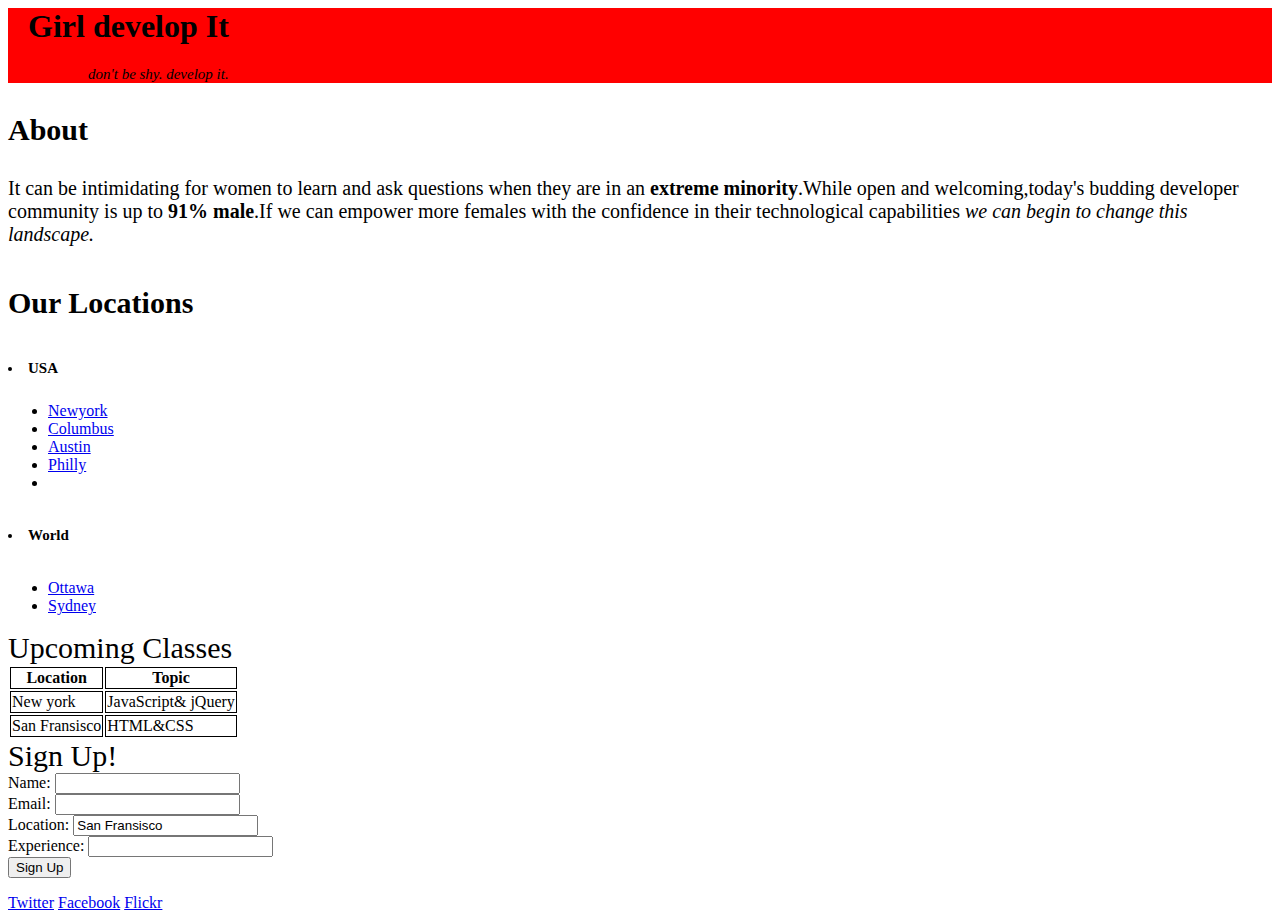
<file: index.html>
<html>
    <head>
        <style>
            tablr,th,td{border:1px solid black;}
            .shy{background-color: red;padding-left: 20px;"}
        </style>
        <title>
            javascript
        </title>
    <body>
        <div class="shy"><h1>
            Girl develop It
        </h1>
        <p1 style="font-size:15px;font-style:italic;margin-left:60px;">don't be shy. develop it.</p1></div>
        <h3 style="font-size:30px;font-family:Georgia, Times New Roman;font-style: bold;">About</h3>
        <p2 style="font-size:20px;">
            It can be intimidating for women to learn and ask questions when they are in an  <b>extreme minority</b>.While open and welcoming,today's budding developer community is up to <b>91% male</b>.If we can empower more females with the confidence in their technological capabilities <em>we can begin to change this landscape.</em>
        </p2>
        <h4 style="font-size:30px;font-family:Georgia, Times New Roman;font-style: bold;">Our Locations
        </h4>
        <h5 style="font-size:15px;font-family:Georgia, Times New Roman;font-style: bold;"> <li>USA</li></h5>
        <ul>
            <li><a href="https://www.Newyork.com/">Newyork</a></li>
            <li><a href="https://www.Columbus.com/">Columbus</a></li>
            <li><a href="https://www.Austin.com/">Austin</a></li>
            <li><a href="https://www.Philly.com/">Philly</a><li>
    </ul>
    <h6 style="font-size:15px;font-family:Georgia, Times New Roman;font-style: bold;"> <li>World</li></h6>
    <ul>
        <li><a href="https://www.Ottawa,com/">Ottawa</a></li>
        <li><a href="https://www.Sydney.com/">Sydney</a></li>
    </ul>
    <h7 style="font-size:30px;font-family:Georgia, Times New Roman;font-style: bold;">Upcoming Classes</h7>
    <table>
        <tr>
            <th>Location</th>
            <th>Topic</th>
        </tr>
        <tr>
            <td>New york</td>
            <td>JavaScript& jQuery</td>
        </tr>
        <tr>
            <td>San Fransisco</td>
            <td>HTML&CSS</td>
        </tr>
    </table>
    <h8 style="font-size:30px;font-family:Georgia, Times New Roman;font-style: bold;">Sign Up!</h8>
    <form action="/action_page.php">
        <label for="fname">
            Name:
        </label>
        <input type="text" id="fname" name="fname" value=""><br>
        <label for="lname">Email:</label>
        <input type="lname" id="lname" name="lname" value=""><br>
        <lable for="loc">Location:</lable>
        <input type="text" id="loc" name="loc" value="San Fransisco"><br>
        <label for="exp">Experience:</label>
        <input type="text" id="exp" name="exp" value=""><br>
        <button>Sign Up</button>
    </form>
    <a href="https://www,twitter.com/">Twitter</a>
    <a href="https://www.facebook,com/">Facebook</a>
    <a href="https://www.flickr.com/">Flickr</a>
    </body>        
    </head>
</html>
</file>
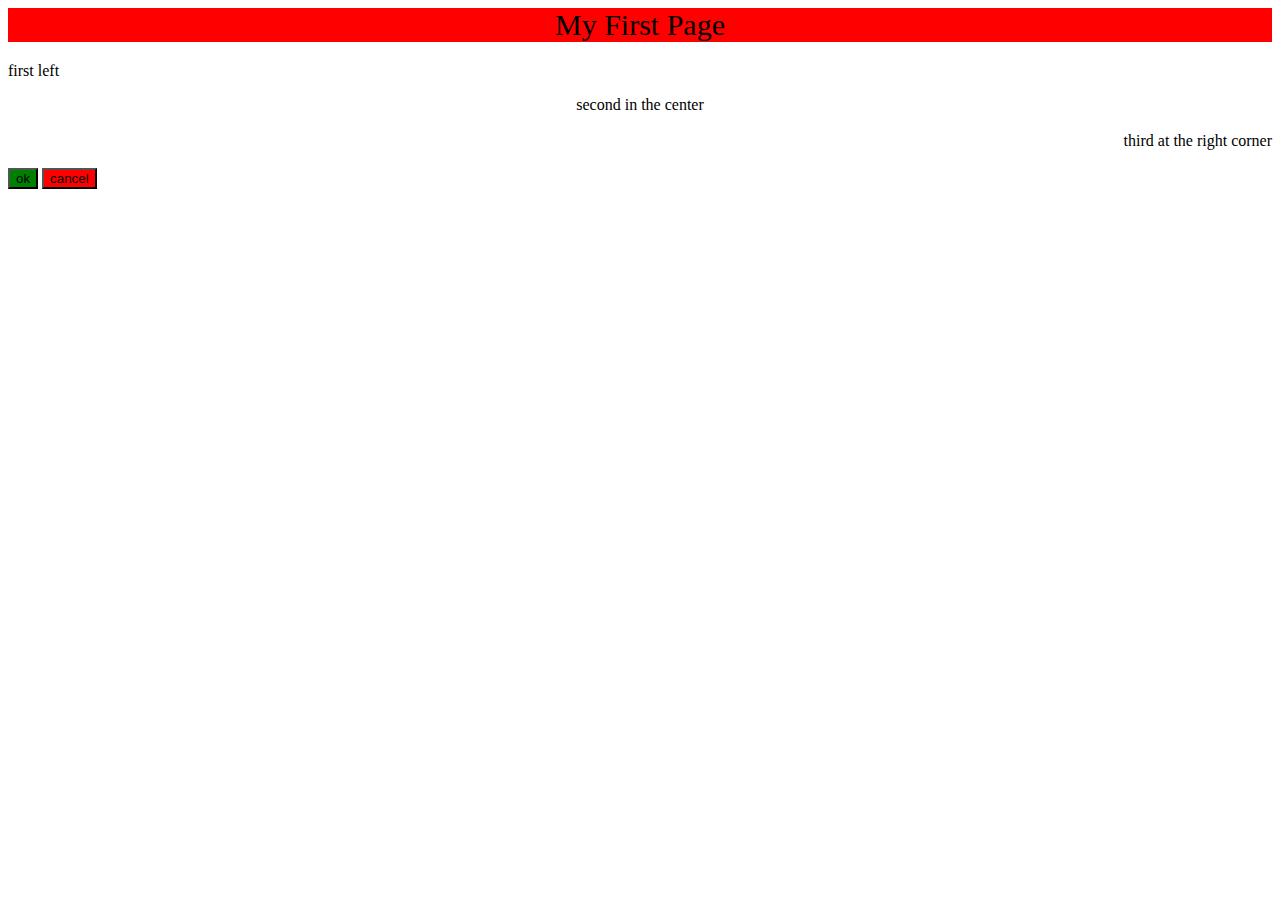
<file: ann.html>
<html>
<head>
    <style>
        text-align:center;
    </style>
    <style>
        .second{text-align: center;}
        .third{text-align: end;}
     </style>
<title>java</title>
<body>
    <h1 style="font-size: 30px;background-color:red;font-weight: 100;text-align: center;">My First Page</h1>
    <p>
        first left<br>
    </p>
    <div class="second"
    <p1> second in the center </p1></div><br>
    <div class="third"
    <p2>third at the right corner</p2></div><br>
    <button style="background-color: green;">ok</button>
     <button style="background-color: red;">cancel</button>
</body>
</file>
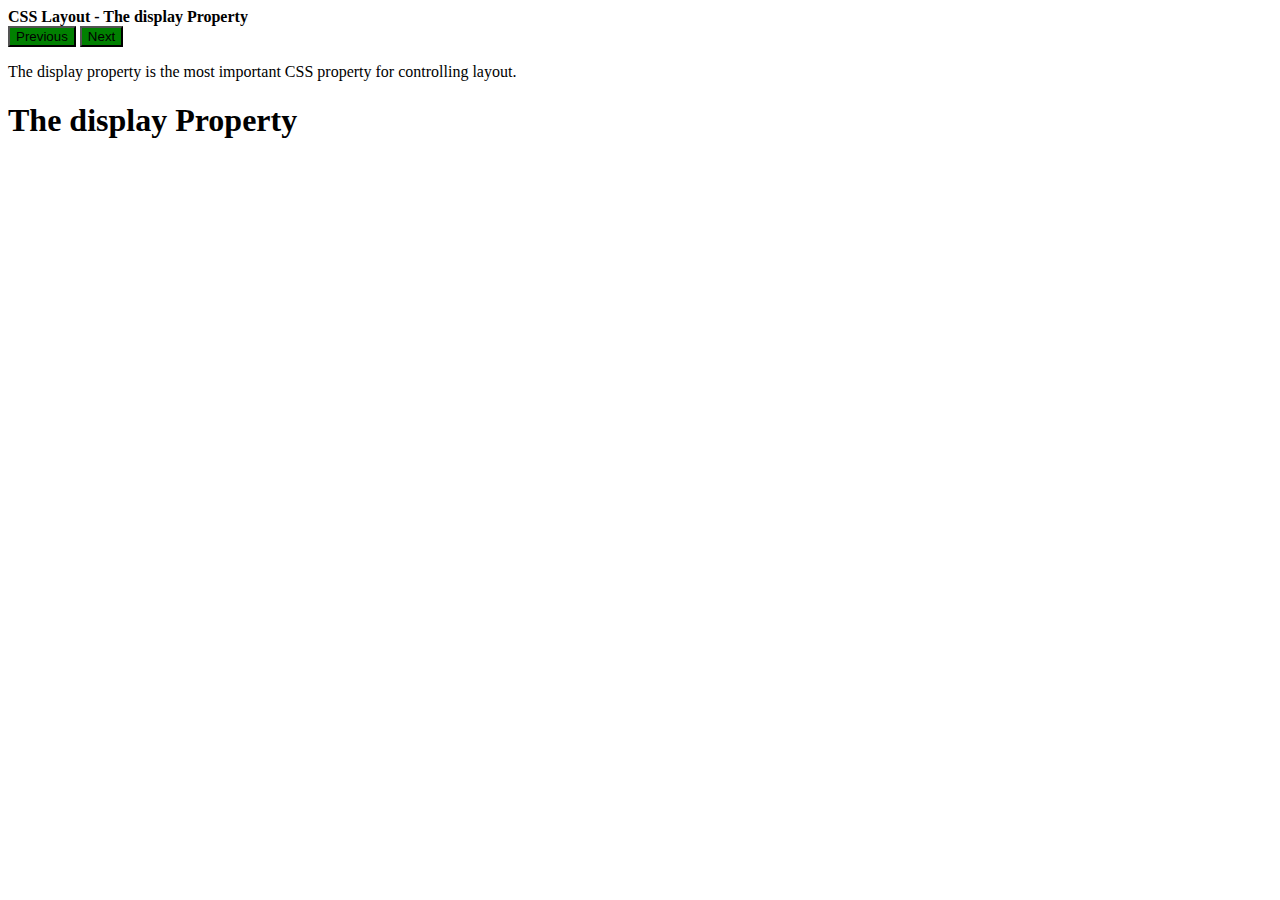
<file: day 2 css/ann.html>
<html>
    <head>
        <title>
            css
        </title>
        <style>
            <link rel="stylesheet"
            
            </style>
    </head>
    
    <body>
        <h>
           <div><b>
               CSS Layout - The display Property
               </b>
            </div>
        </h>
        <button style="background-color:green;font-color:white";>Previous
        </button>
        <div1>
        <button style="background-color:green;font-color:white";>Next
        </button> 
        </div1>    
        <P>
            The <span class="red">display</span> property is the most important CSS property for controlling layout.
        </P>
        <div2>
        <h1>
            The display Property
        </h1>
         </div2> 
       
        
        
        
    </body>
</html>
</file>
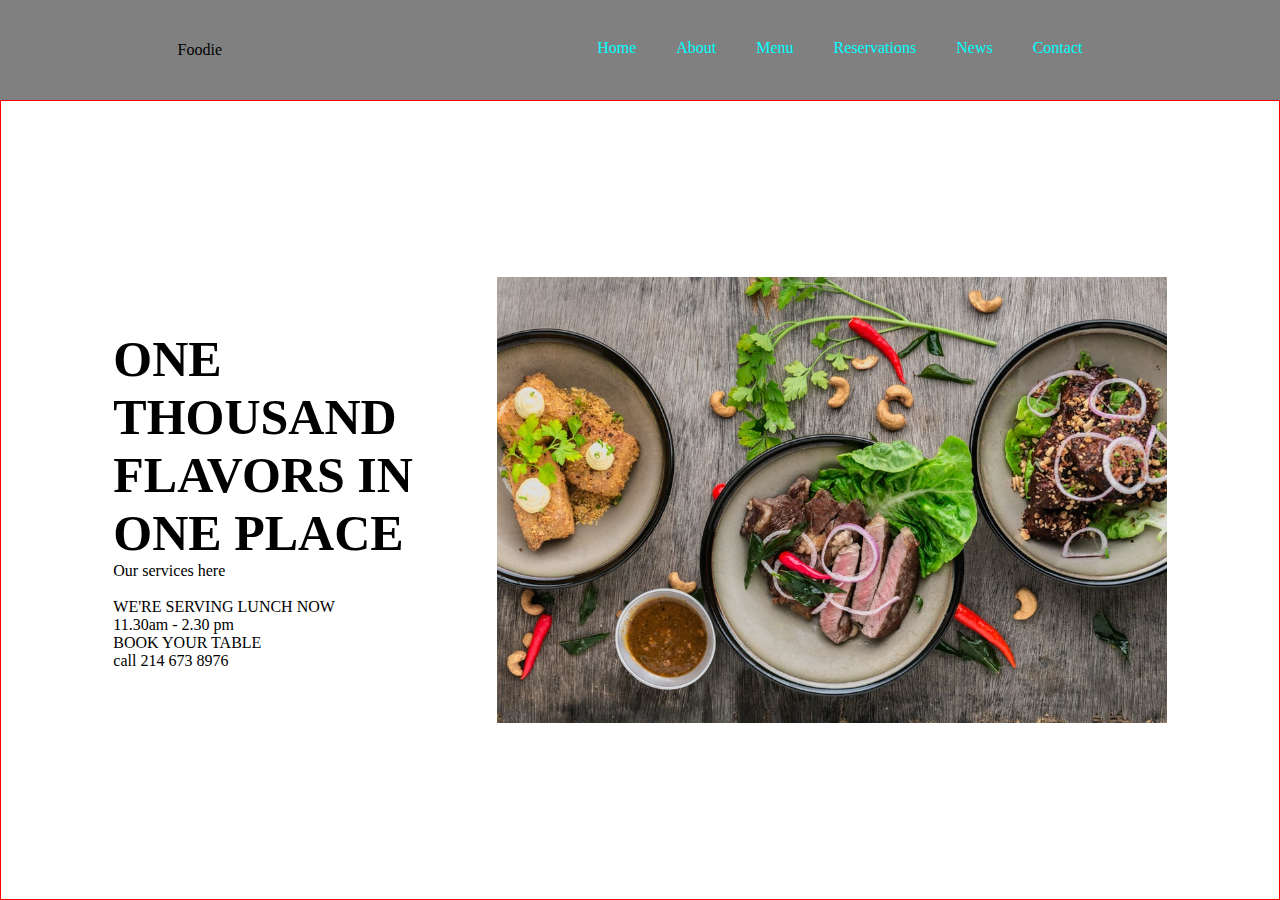
<file: day 5/web.html>
<html>
    <head>
    <title>
        food website
    </title>
    <link rel="stylesheet" href="https://cdnjs.cloudflare.com/ajax/libs/font-awesome/4.7.0/css/font-awesome.min.css">
    <link rel="stylesheet" href="web.css">
    </head>
    <body>
        <header>
        <div class="logo">Foodie</div>
        <nav>
        <ul>
            <li><a href="#">Home</a></li>
            <li><a href="#">About</a></li>
            <li><a href="#">Menu</a></li>
            <li><a href="#">Reservations</a></li>
            <li><a href="#">News</a></li>
            <li><a href="#">Contact</a></li>
        </ul>
    </nav>
    </header>
    <main>
        <div class="content-left">
            <h1>
                One thousand flavors in one place
            </h1>
            <div>
                <div>Our services here</div>
                <i class="fa-regular fa-arrow-right"></i>
            </div> 
            <div>
            <div>
                WE'RE SERVING LUNCH NOW
            </div>
            <div>11.30am - 2.30 pm </div>
            </div>
            <div>
                <div>
                    BOOK YOUR TABLE
                </div>
                <div>call 214 673 8976</div>
            </div>
            </div>
            <div class="content-right">
                <img src="../food.jpg"class="img">
            </div>
    </main>
    

        
    </body>

</html>
</file>
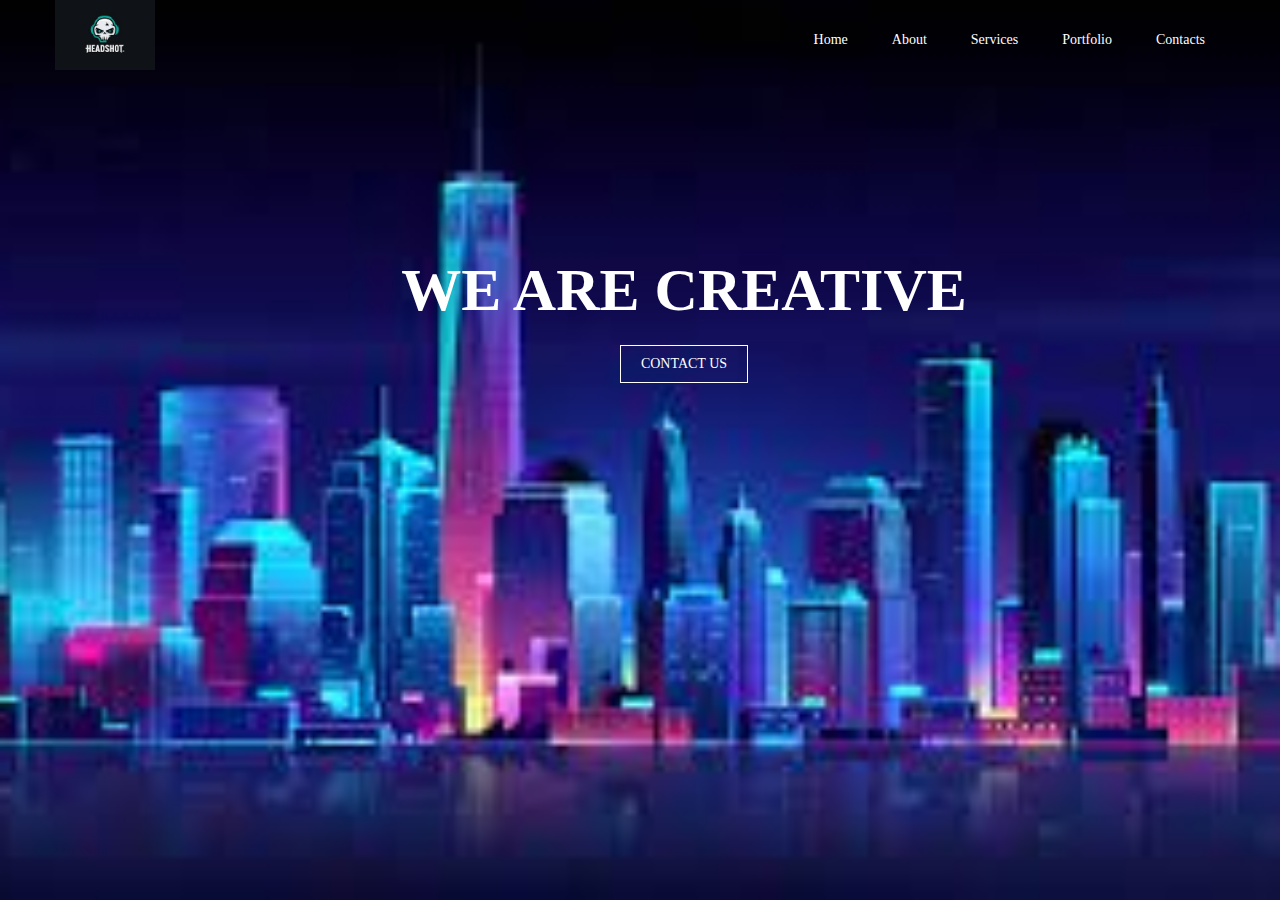
<file: day 7/creative.html>
<html>
    <head>
        <title>
            creative
        </title>
        <link rel="stylesheet" href="./creative.css">
    </head>
    <body>
        <header>
        <div class="container">
            <div class="logo">
                <img src="../logo.jpg">
            </div>
                <ul class="nav">
                    <li><a href="#">Home</a></li>
                    <li><a href="#">About</a></li>
                    <li><a href="#">Services</a></li>
                    <li><a href="#">Portfolio</a></li>
                    <li><a href="#">Contacts</a></li>
                </ul>
         </div>
         <div class="text">
             <h1>We are creative</h1>
             <a href="#">contact us</a>
         </div>
         </header>
    </body>
</html>
</file>
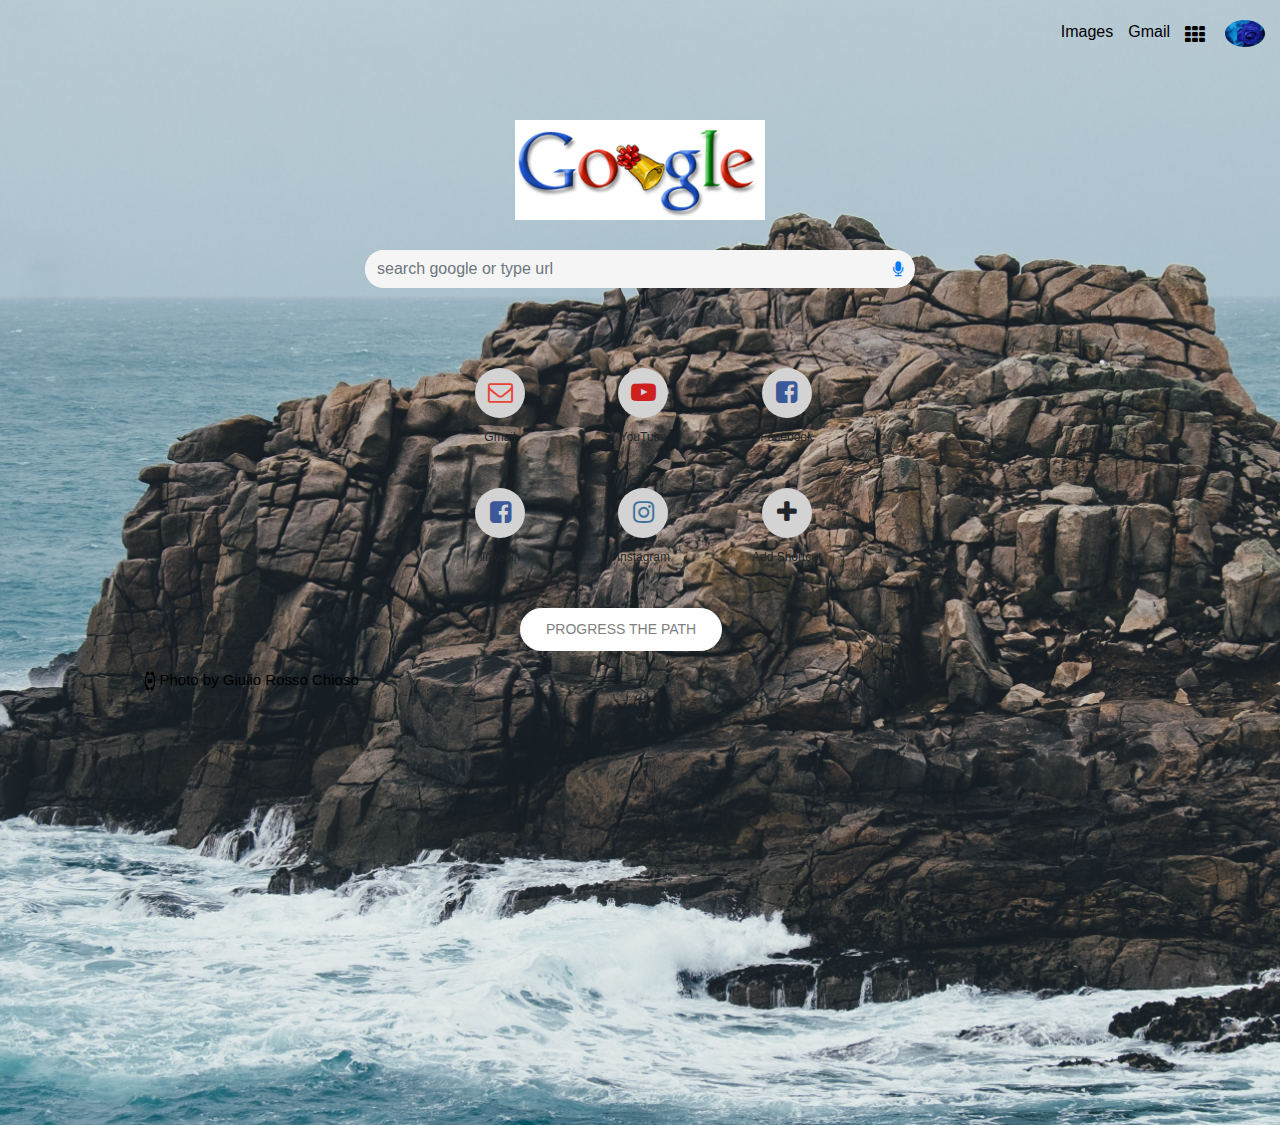
<file: day 8 html/google.html>
<html>
    <head>
        <title>
            google
        </title>
        <link rel="stylesheet" href="./google.css">
        <link rel="stylesheet" href="https://stackpath.bootstrapcdn.com/bootstrap/4.4.1/css/bootstrap.min.css">
        <link rel="stylesheet" href="https://stackpath.bootstrapcdn.com/font-awesome/4.7.0/css/font-awesome.min.css">
    </head>
    <body>
        <header>
            <div class="google-header">
                <div class="gmail-img">
                    <img src="./rose.webp">
                </div>
                <div class="header-icons">
                    <i class="fa fa-th"></i>
                    <a href="#">Gmail</a>
                    <a href="#">Images</a>
                </div>
            </div>
            <div class="google-search">
                <div class="logo">
                    <img src="./google logo.gif">
                </div>
                <div class="input-group text-center">
                    <input type="text" class="form-control" placeholder="search google or type url">
                    <div class="input-group-append">
                        <span class="input-group-text"><i class="fa fa-microphone" title="search by voice"></i></span>
                    </div>
                </div>
            </div>
            <div class="bookmarks">
                <div class="row">
                    <div class="col-md-4">
                        <div class="site">
                            <i class="fa fa-envelope-o"></i>
                            <p>Gmail</p>
                        </div>
                    </div>
                    <div class="col-md-4">
                        <div class="site">
                            <i class="fa fa-youtube-play"></i>
                            <p>YouTube</p>
                        </div>
                    </div>
                    <div class="col-md-4">
                        <div class="site">
                            <i class="fa fa-facebook-square"></i>
                            <p>Facebook</p>
                        </div>
                    </div>
                    <div class="col-md-4">
                        <div class="site">
                            <i class="fa fa-facebook-square"></i>
                            <p>linkedin</p>
                        </div>
                    </div>
                    <div class="col-md-4">
                        <div class="site">
                            <i class=" fa fa-instagram"></i>
                            <p>Instagram</p>
                        </div>
                    </div>
                    <div class="col-md-4">
                        <div class="site">
                            <i class="fa fa-plus"></i>
                            <p>Add Shortcut</p>
                        </div>
                    </div>
                    <div class="text">
                        <a href="#">Progress the path</a>
                    </div>
                   </div>
                   <div class="link">
                    <img src="./link.webp">
                    <a href="#">Photo by Giulio Rosso Chioso</a>
                </div>
            </div>
           </header>
         </body>
</html>
</file>
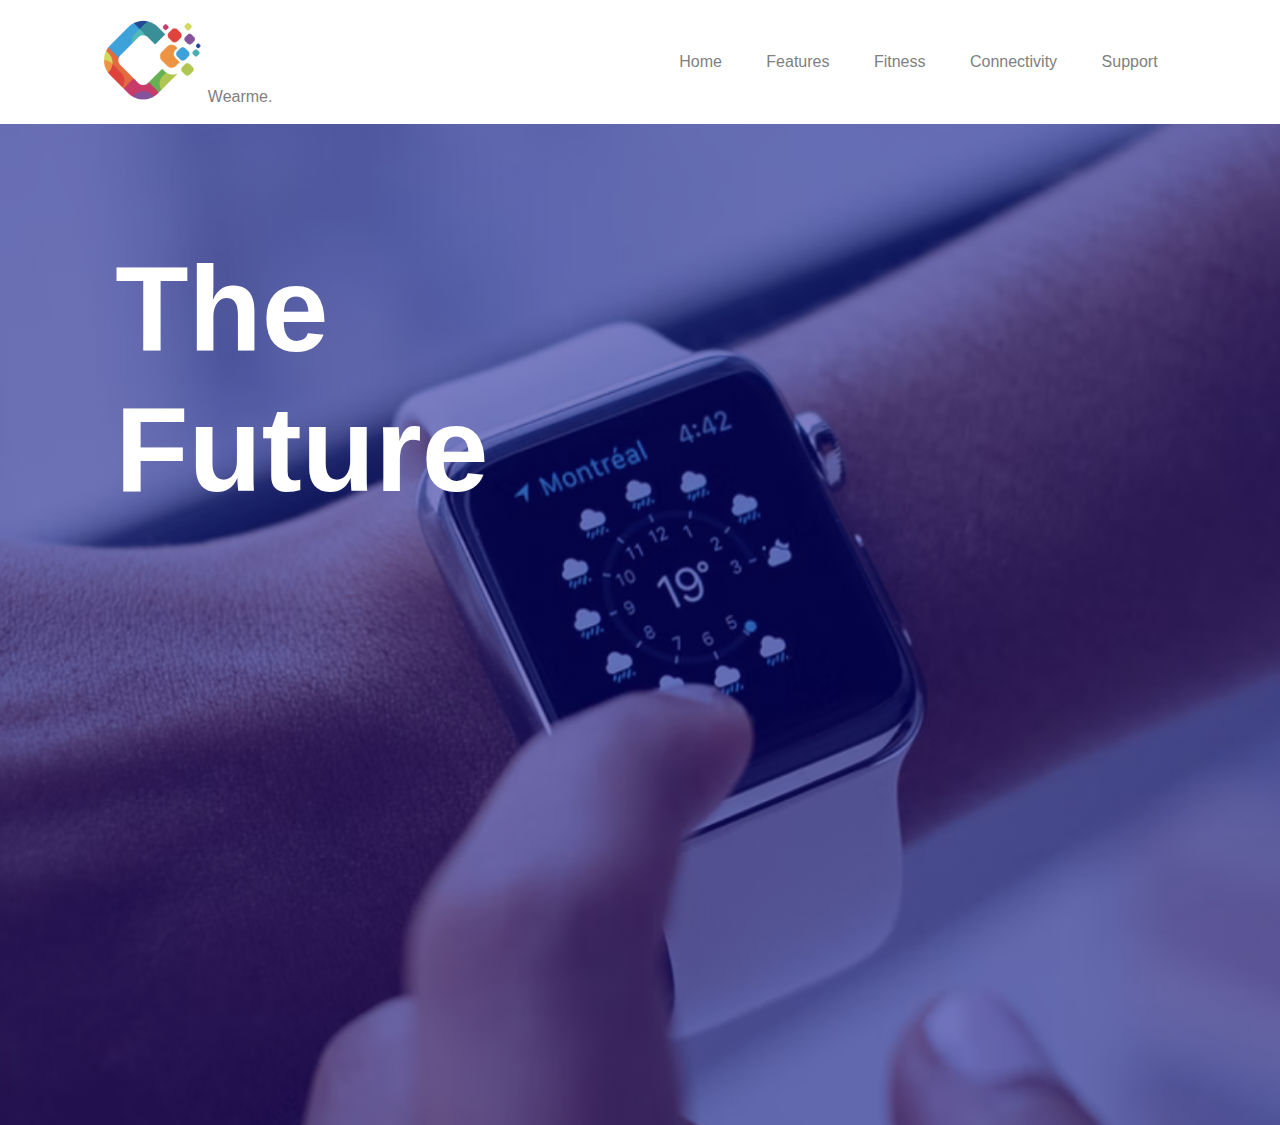
<file: day 9/future.html>
<html>
    <head>
        <title>
            Future
        </title>
        <link rel="stylesheet" href="./future.css">
    </head>
    <body>
        <div class="header">
            <nav>
                <div class="logo">
                    <img src="./logo.png">
                    <span> Wearme.</span>
                </div>
                <ul>
                    <li><a href="#">Home</a></li>
                    <li><a href="#">Features</a></li>
                    <li><a href="#">Fitness</a></li>
                    <li><a href="#">Connectivity</a></li>
                    <li><a href="#">Support</a></li>
                </ul>
            </nav>
            <div class="content">
                <h1 class="slide-left">The<br>Future</h1>
                <p class="slide-left">
                    This isthe first smartwatch from our company.We are making a huge collection of watches in all categories.
                </p>
                <div class="links slide-left">
                    <a href="#" class="btn">Learn more</a>
                    <a href="#">Or contact</a>
                </div>
            </div>
        </div>
    </body>
</html>
</file>
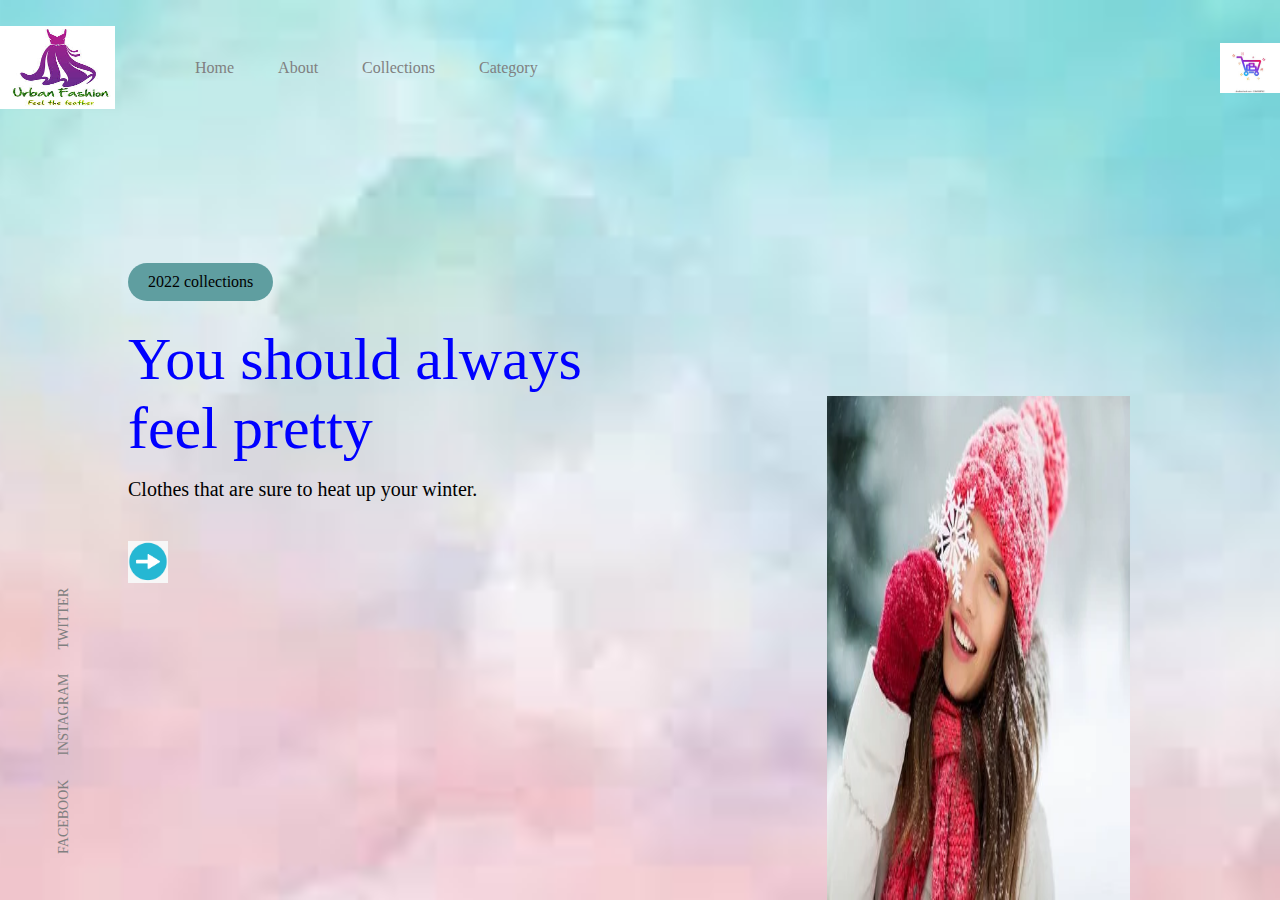
<file: day 5/day 6/winter.html>
<html>
    <head>
        <title>
            winter
        </title>
        <link rel="stylesheet" href="./winter.css">
    </head>
    <body>
        <div class="container">
        <div class="navbar">
        <img src="./urban.jpg" class="logo">
        <nav>
            <ul>
                <li><a href="#">Home</a></li>
                <li><a href="#">About</a></li>
                <li><a href="#">Collections</a></li>
                <li><a href="#">Category</a></li>
            </ul>
        </nav>
        <img src="./cart.jpg" class="cart">
        </div>
    <div class="content">
        <a href=""class="btn">2022 collections</a>
        <h1>You should always <br>feel pretty</h1>
        <p>Clothes that are sure to heat up your winter.</p>
        <div class="arrow-icons">
            <img src="./arrow.png">
        </div>
    </div>
    </div>
    <img src="./winter girl.webp" class="img">
    <div class="social-links">
        <a href="">FACEBOOK</a>
        <a href="">INSTAGRAM</a>
        <a href="">TWITTER</a>
    </div>
    </body>
</html>
</file>
<file: day 5/web.css>
*{
    margin:0;
    padding:0;
    box-sizing: border-box;
}
header{
    height:100px;
    background-color: grey;
    display:flex;
    justify-content: space-around;
    align-items: center;
}
ul{
    display: flex;
    list-style-type:none;
    align-items: center;
}
ul li a{
    padding: 0 20px;
    text-decoration: none;
    color:aqua;
    display: inline-block;
}
li::after{
    content: '';
    display: block;
    height: 4px;
    width: 0;
    background-color: white;
    transition: all 0.5s;
}
li a:hover::after{width: 100%;
}
main{
    display: flex;
    border: 1px solid red;
    height:calc(100vh - 100px);
    align-items: center;
    justify-content: center;
}
.img{
    max-width: 670px;
    height: auto;
}
.content-left{
    width: 30%;
}
main h1{
    font-size: 50px;
    color:black;
    text-transform: uppercase;
}
</file>
<file: day 7/creative.css>
*{
    margin:0;
    padding: 0;
}
.container{
    width:1170px;
    margin: auto;
}
header{
    background:url("../building.jpg");
    height: 100vh;
    background-size: cover;
    background-position: center;
    position: relative;
}
.nav{
    float:right;
    list-style-type: none;
    margin-top: 30px;
}
.nav li{
    display: inline-block;
}
.nav li a{
    color:white;
    text-decoration: none;
    padding:5px 20px;
    font-family:Georgia, 'Times New Roman', Times, serif;
    font-size: 14px;
}
.nav li a:hover{
    background: white;
    color:gray;
}
.logo img{
    width:100px;
    float:left;
    height: auto;
}
.text{
    position: absolute;
    width: 600px;
    height:300px;
    margin:20% 30%;
    text-align: center;
}
.text h1{
    text-align: center;
    color:white;
    text-transform: uppercase;
    font-size: 60px;
}
.text a{
    border: 1px solid white;
    padding: 10px 20px;
    text-decoration: none;
    text-transform: uppercase;
    font-size: 14px;
    margin-top: 20px;
    display: inline-block;
    color:white;
}
.text a:hover{
    background: white;
    color:gray;
}
</file>
<file: day 8 html/google.css>
*{
    margin: 0;
    padding: 0;
}
header{
    background-image: url("./google\ bk.jpg");
    height: 125vh;
    background-size: cover;
    background-position: center;
}
.google-header{
    width: 100%;
    max-height: 500px;
    float: right;
    font-family: sans-serif;
}
.google-header img{
    max-width: 100%;
    border-radius: 50%;
    margin-right: 5px;
}
.gmail-img{
    border-radius: 50%;
    width:40px;
    float: right;
    margin-right: 15px;
    margin-top: 20px;
    cursor: pointer;
}
.header-icons{
    float: right;
    width: 200px;
    margin-top: 20px;
}
.header-icons .fa-th{
    font-size: 20px;
    float: right;
    margin-top: 5px;
    color: black;
    margin-right: 20px;
    cursor: pointer;
}
.header-icons .fa-th:hover{
    color:black;
}
.header-icons a{
    float: right;
    margin-right: 15px;
    color:black;
    text-decoration: none;
    font: 14px;
}
.header-icons a:hover{
    color:black;
}
.google-search{
    font-family: sans-serif;
    padding: 20px;
}
.logo img{
    margin: 100px auto 10px;
    width:250px;
    cursor: pointer;
    display: flex;
}
.input-group{
    margin: 30px auto 10px;
    border-radius: 20px;
    max-width: 550px;
    background-color:whitesmoke;
}
.form-control{
    border:none !important;
    border-radius: 20px !important;
    background-color: whitesmoke !important;
}
.input-group-text{
    background: transparent !important;
    border: none !important;
}
.input-group .fa{
    color:#007bff;
    cursor: pointer;
}
.form-control:focus{
            box-shadow: none !important;
}
.bookmarks{
    width: 400px;
    margin-top: 30px;
    font-family: sans-serif;
    display: block;
    left: 50%;
    transform: translatex(-50%);
    position: absolute;
}
.col-md-4{
    width: 120px !important;
    padding: none !important;
}
.site{
    width: 120px;
    height: 120px;
    border-radius: 5px;
}
.site:hover{
    background-color: whitesmoke;
    cursor: pointer;
}
.site p{
    margin-top: 10px;
    font-size: 12px;
    text-align: center;
}
.site .fa{
    font-size: 25px;
    width: 50px;
    height: 50px;
    margin-left:35px;
    margin-top: 20px;
    border-radius: 50%;
    background-color: #d3d3d3;
    text-align: center;
    padding-top:12px;
}
.fa-envelope-o{
    color:#ea4335;
}
.fa-facebook-square{
    color:#3b5998;
}
.fa-youtube-play{
    color:#cd201f;
}
.fa-linkedin{
    color:#0077b5;
}
.fa-instagram{
    color:#3f729b;
}
.text a{
    border: 1px solid white;
    padding: 10px 25px;
    text-decoration: none;
    text-transform: uppercase;
    font-size: 14px;
    margin-top: 20px;
    display: inline-block;
    color:gray;
    background-color: white;
    margin-left: 95px;
    border-radius: 30px;
    margin-bottom: 10px;
}
.text a:hover{
    background: white;
    color:gray;
}
.link img{
    width:10px;
    height:40px;
    margin-left: -295px;
}
.link a{
    color:black !important;
    font-size: 15px;
    justify-content: flex-start;
}
.link a:hover{
    cursor: pointer;
}
</file>
<file: day 9/future.css>
*{
    margin: 0;
    padding: 0;
    box-sizing: border-box;
    font-family: sans-serif;
}
.header{
    width: 100%;
    height: 125vh;
    background-image: linear-gradient(rgba(5,0,136,0.5),rgba(5,0,136,0.5)),url("./back.png");
    background-position: center;
    background-size: cover;
    overflow-x:hidden;
}
nav{
    width: 100%;
    display: flex;
    justify-content: space-between;
    align-items: center;
    padding: 18px 8%;
    transition: background 1s;
}
nav.logo{
    display: flex;
    align-items: center;
    font-weight: 600;
    font-size: 26px;
    color:white;
}
nav.logo img{
    width: 60px;
    margin-right: 10px;
}
nav ul li{
    display: inline-block;
    list-style: none;
    margin: 10px 20px;
}
nav ul li a{
    text-decoration: none;
    color: white;
    font-weight: 500;
}
nav:hover{
    background: white;
}
nav:hover .logo{
    color:gray;
}
nav:hover ul li a{
    color:grey;
}
.content{
    margin-top: 9%;
    margin-left: 9%;
    color:white;
}
.content h1{
    font-size: 120px;
    line-height: 140px;
    font-weight: 600;
}
.content p{
    max-width: 500px;
    line-height: 28px;
    opacity: 0;
}
.links{
    margin-top: 30px;
    opacity: 0;
}
.links a{
    color:white;
    text-decoration: none;
    display: inline-block;
}
.btn{
    border: 2px solid white;
    padding: 10px 35px;
    border-radius: 30px;
    margin-right: 15px;
}
.slide-left{
    animation:slideleft 1s linear forwards;
}
@keyframes slideleft{
    0%{
        transform: translate(100px);
        opacity: 0;
    }
    100%{
        transform: translate(0px);
        opacity: 1;
    }
}
p.slide-left{
    animation-delay: 1s;
}
.links.slide-left{
    animation-delay: 2s;
}
</file>
<file: day 5/day 6/winter.css>
*{
    margin:0;
    padding: 0;
}
.container{
    height: 100vh;
    width: 100%;
    background-image: url(./winter\ bk.jpg);
    background-size:cover;
    box-sizing: border-box;
    position: relative;
    background-position: center;
}
.navbar{
    width:100%;
    height:15vh;
    margin:auto;
    display:flex;
    align-items: center;
}
.logo{
    width:115px;
    height:83px;
    cursor: pointer;
}
.cart{
    width:60px;
    height:50px;
    cursor: pointer;
}
nav{
    flex:1;
    padding-left:60px;
}
nav ul li{
    display: inline-block;
    list-style-type: none;
    margin:0px 20px;
}
nav ul li a{
    color:gray;
    text-decoration: none;
}
.content h1{
    font-size: 60px;
    font-weight: 100;
    margin-top: 24px;
    margin-bottom: 15px;
    color:blue;
}
.content p{
    font-size: 20px;
    color:black;
}
.content{
    margin-top: 10%;
    margin-left: 10%;
}
.content .btn{
    display: inline-block;
    background-color:cadetblue;
    border-radius:35px;
padding:10px 20px;
box-sizing: border-box;
text-decoration: none;
color:black;
}
.arrow-icons{
margin-top:40px;
display:flex;
}
.arrow-icons img{
    width:40px;
    margin-right: 25px;
}
.img{
    height:56%;
    position: absolute;
    bottom: 0;
    right:150px;
    width:303px;
}
.social-links{
    position: absolute;
    transform: rotate(-90deg);
    left: -80px;
    bottom: 180px;
}
.social-links a{
    font-size: 14px;
    padding-right: 20px;
    text-decoration: none;
    color:gray;
}
</file>
